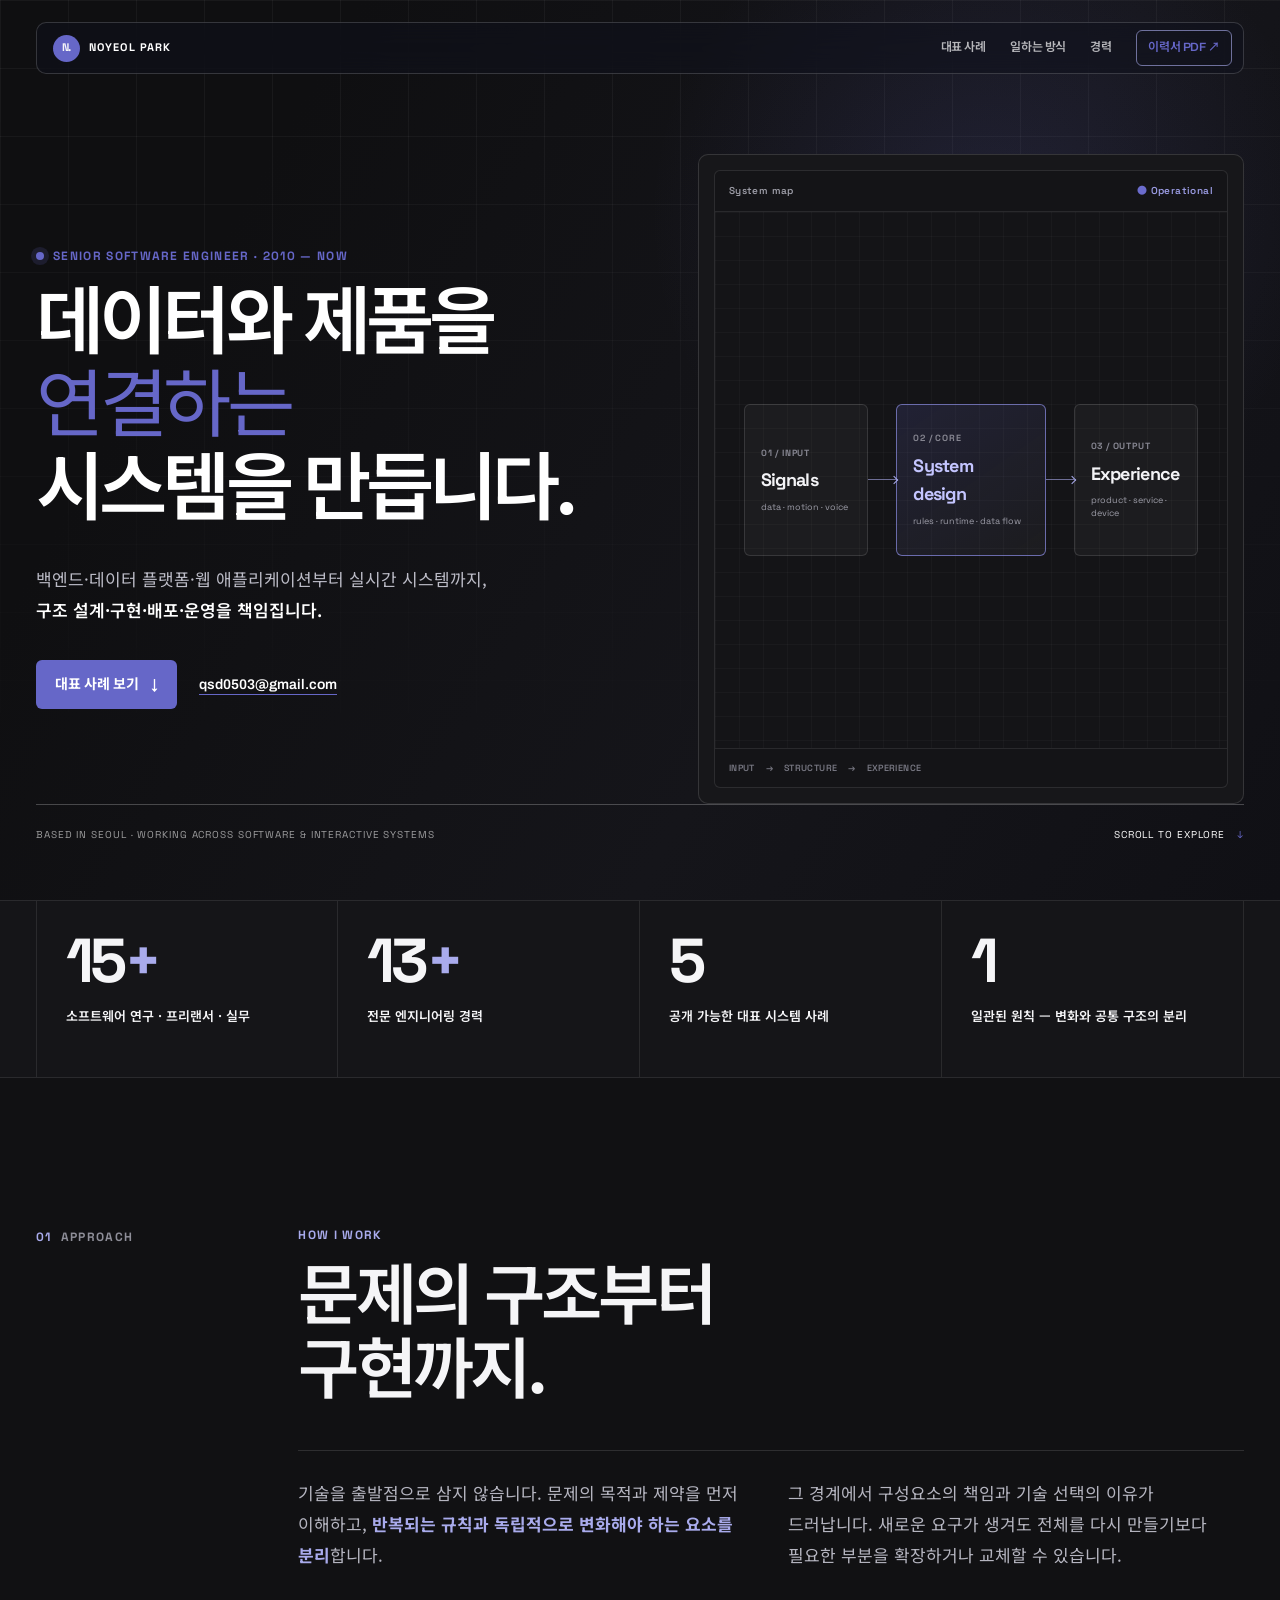
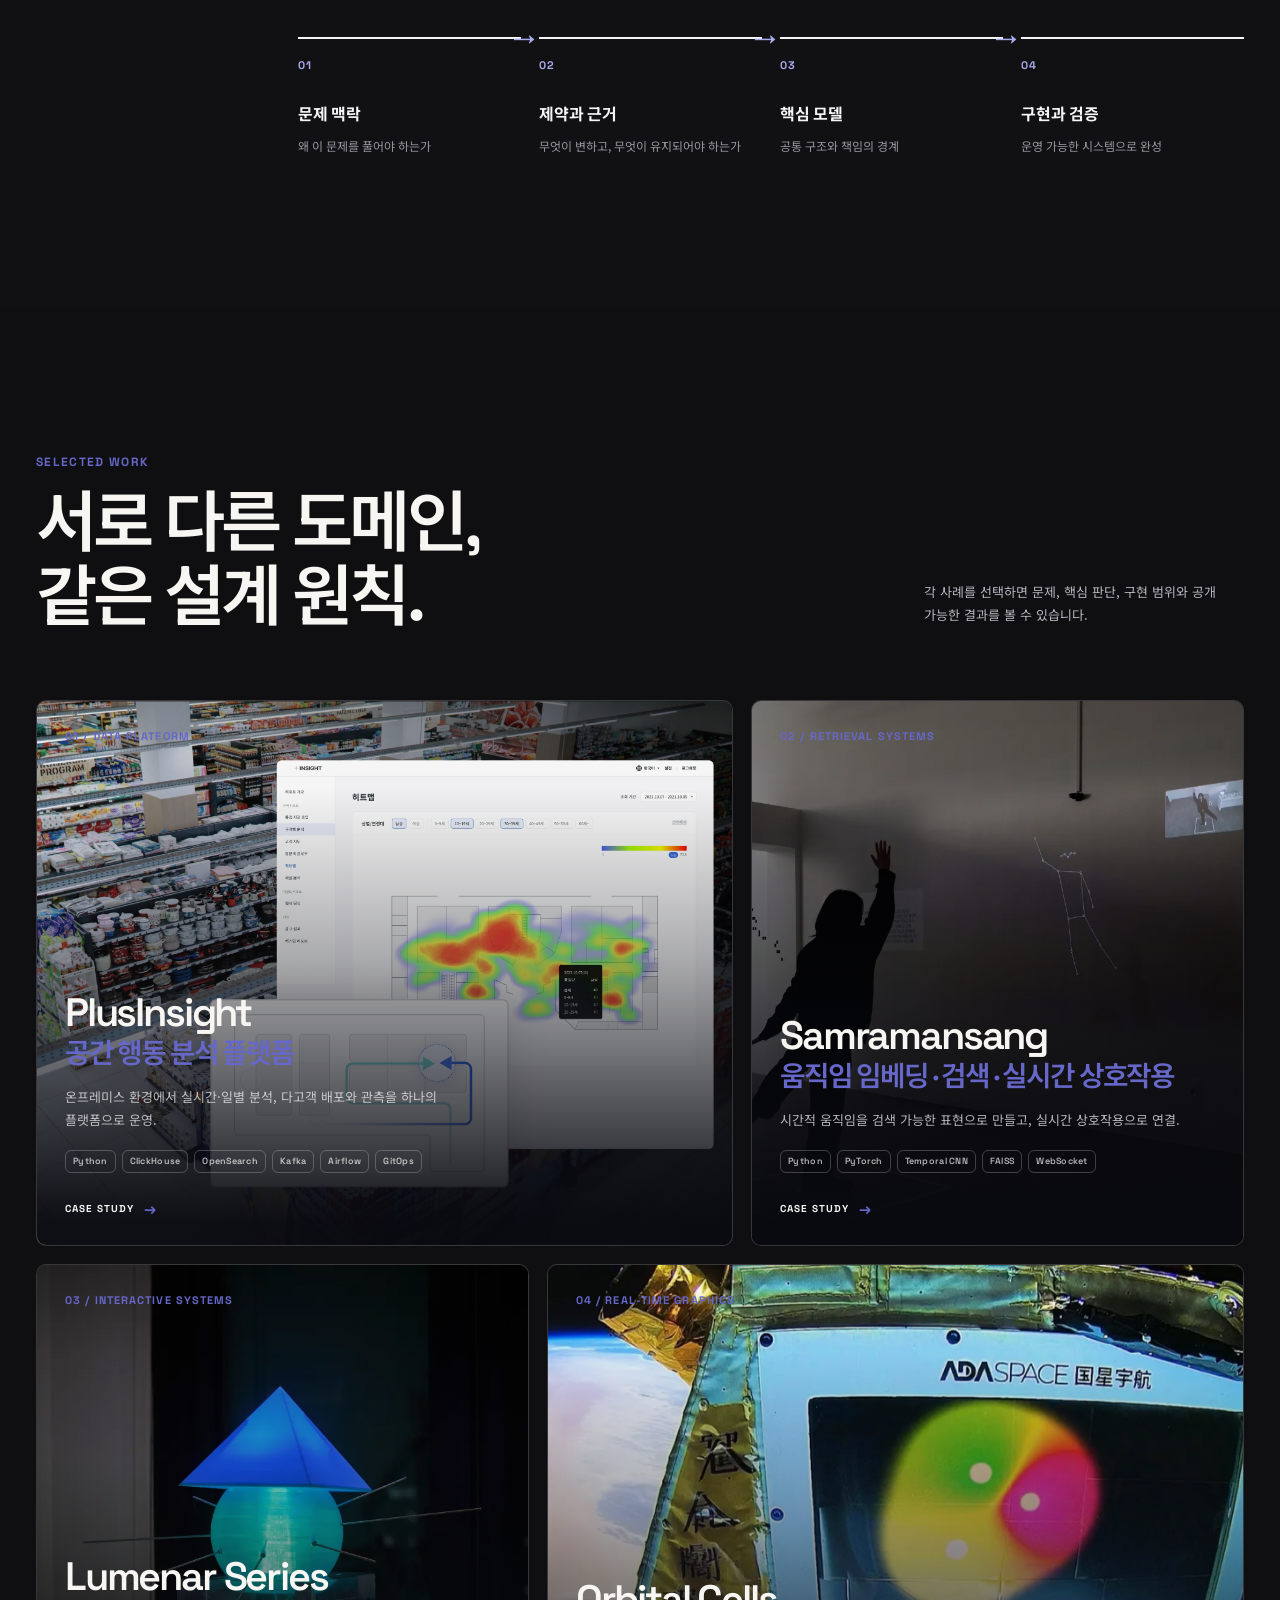
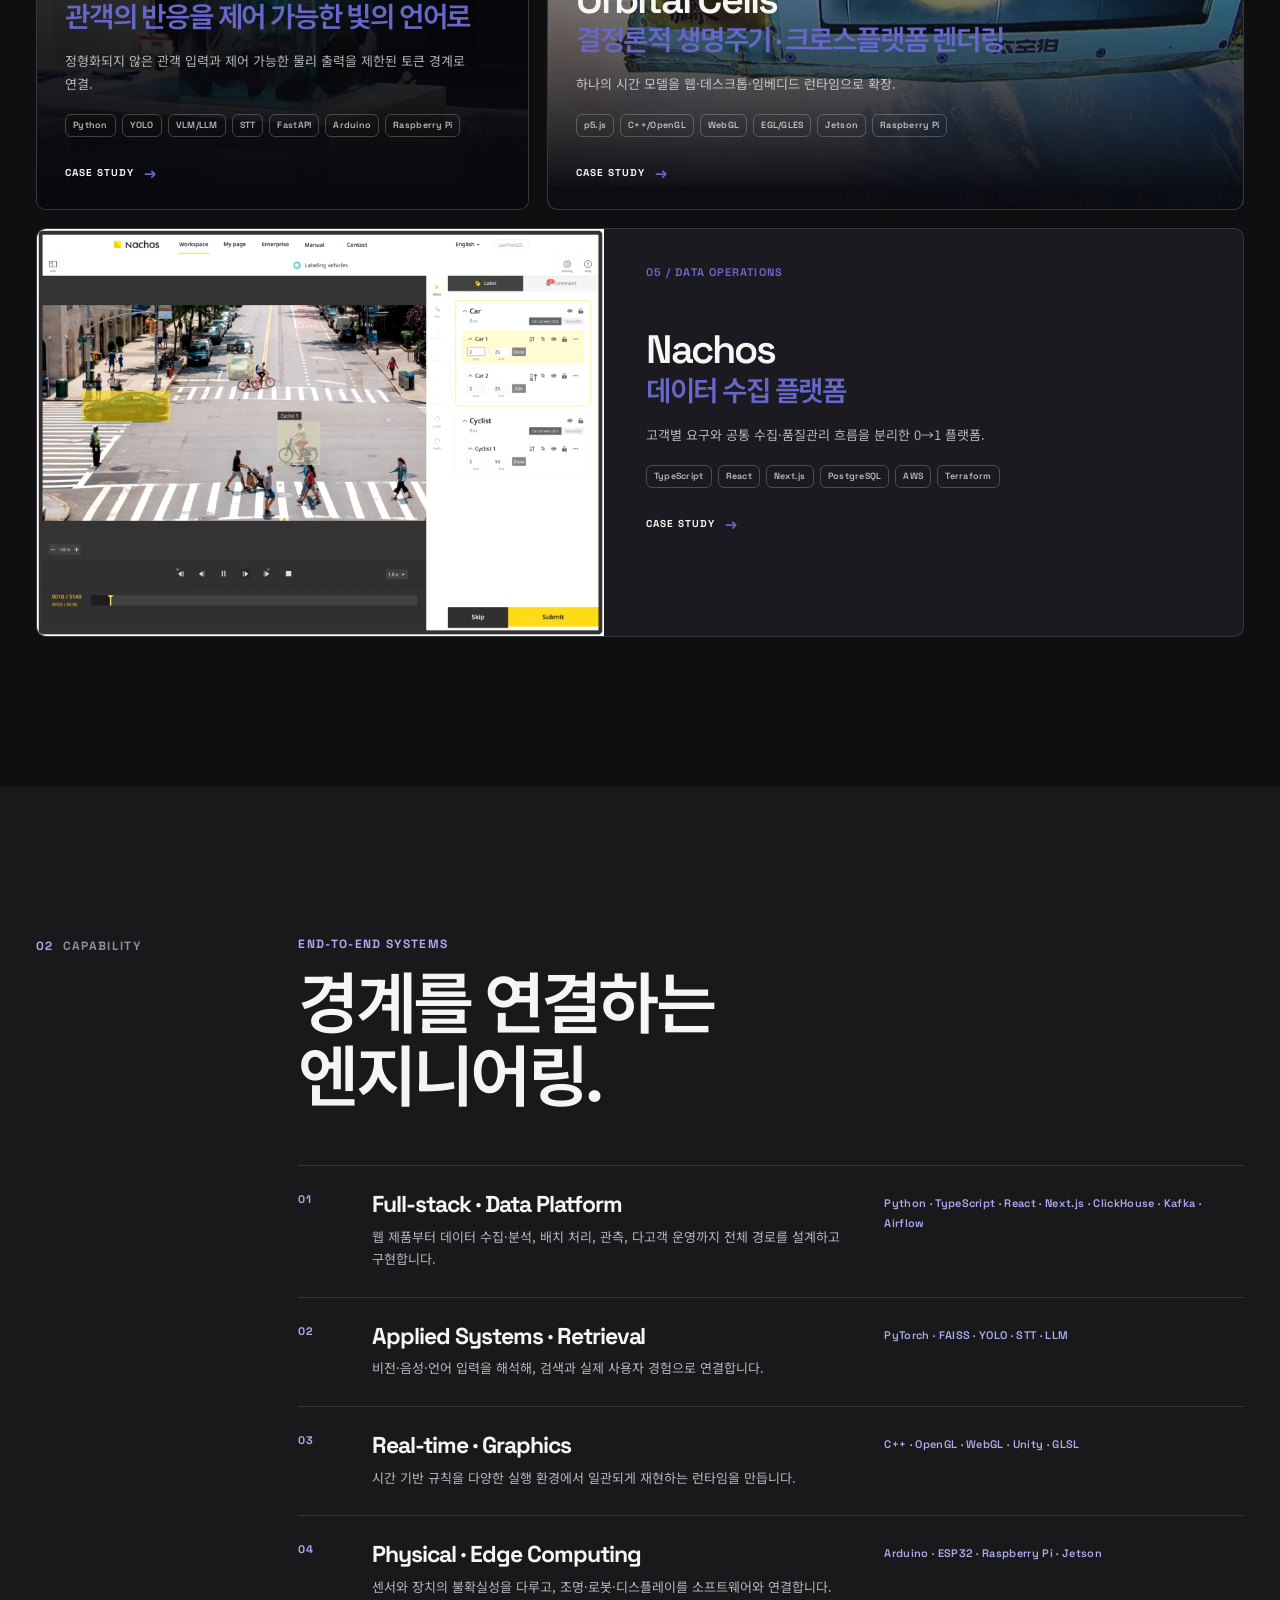
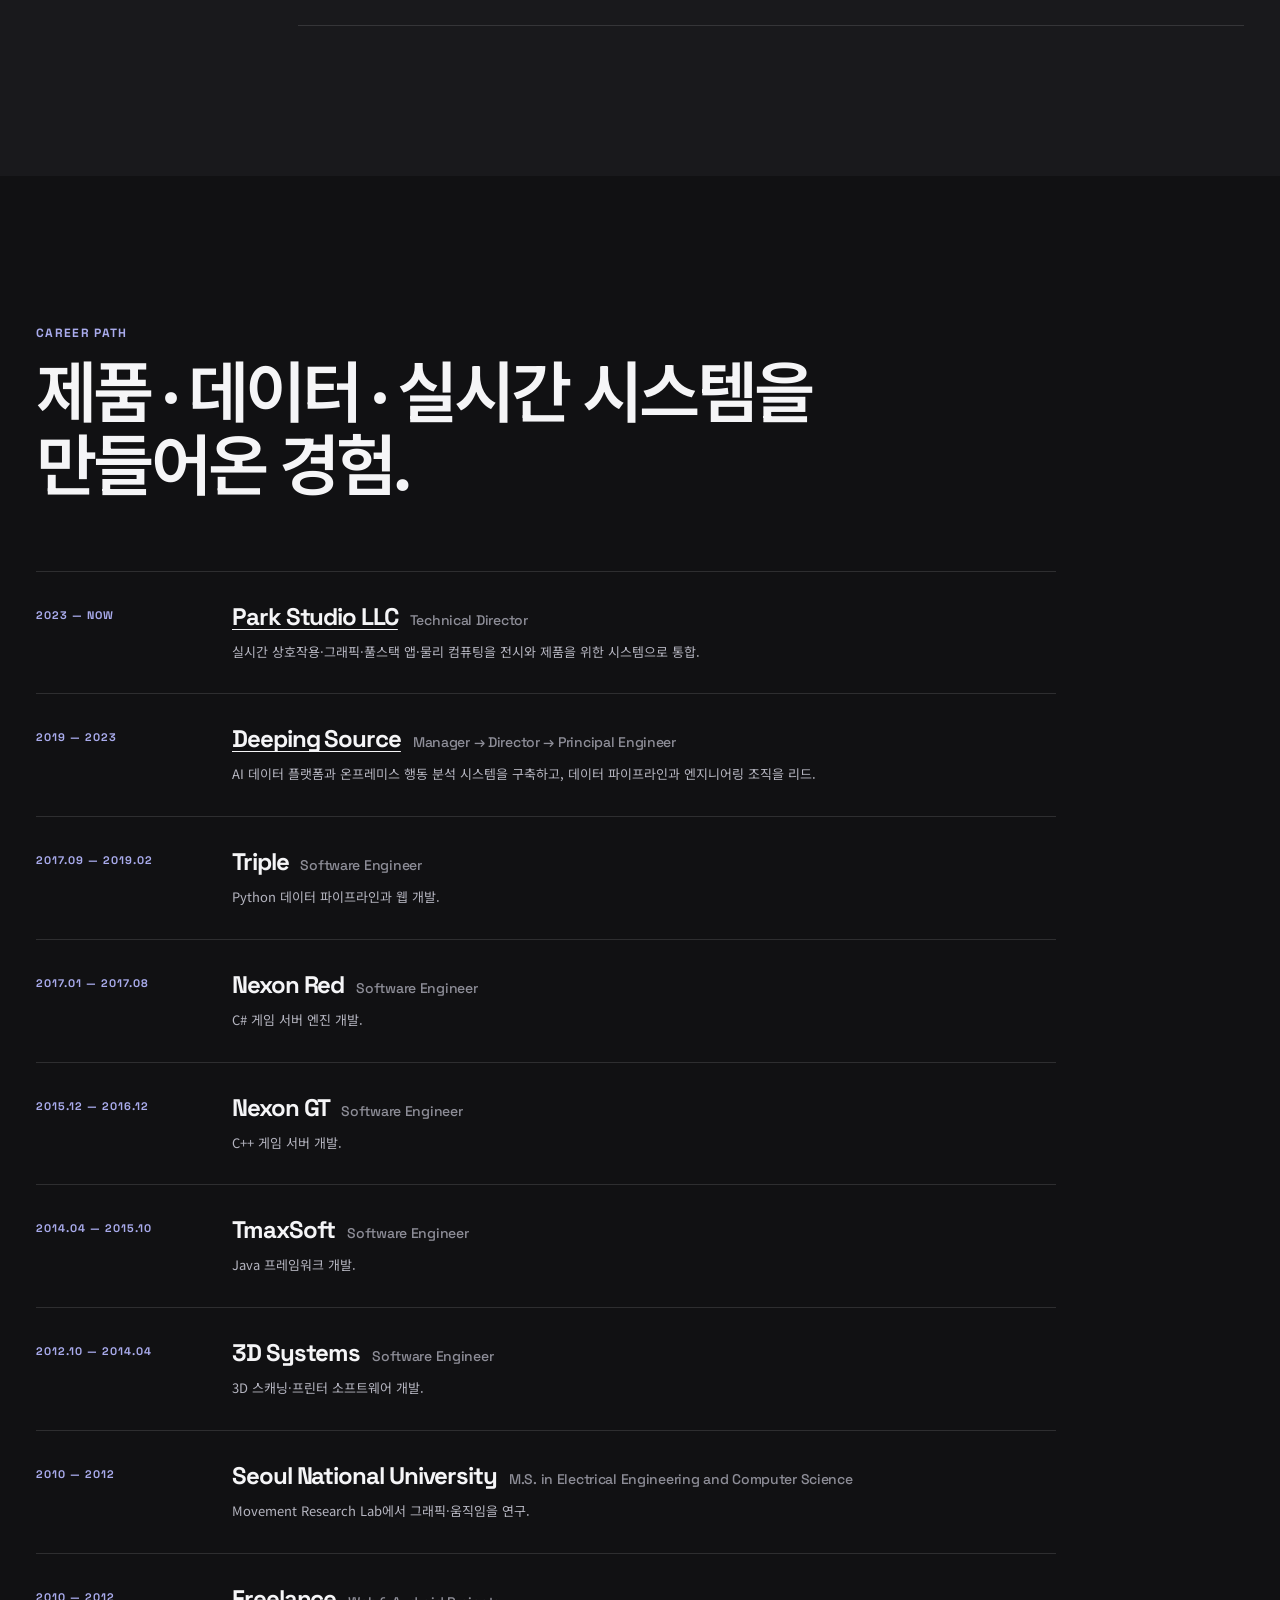
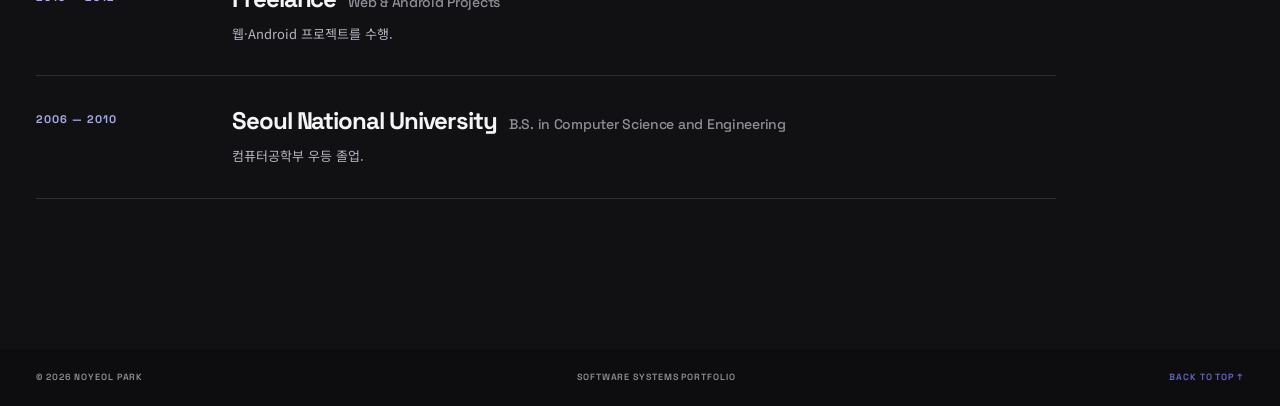
<file: index.html>
<!doctype html>
<html lang="ko">
  <head>
    <meta charset="UTF-8" />
    <meta name="viewport" content="width=device-width, initial-scale=1.0" />
    <meta
      name="description"
      content="박노열 — Backend, Data Systems와 실시간 인터랙티브 시스템을 설계하는 Senior Software Engineer 포트폴리오"
    />
    <link rel="canonical" href="https://pinesau.com/" />
    <meta property="og:type" content="website" />
    <meta property="og:locale" content="ko_KR" />
    <meta property="og:site_name" content="박노열 포트폴리오" />
    <meta property="og:url" content="https://pinesau.com/" />
    <meta property="og:title" content="박노열 — Senior Software Engineer" />
    <meta property="og:description" content="Backend, Data Systems와 실시간 인터랙티브 시스템을 설계하는 Senior Software Engineer 포트폴리오" />
    <meta property="og:image" content="https://pinesau.com/assets/images/og/portfolio-system-map.png" />
    <meta property="og:image:width" content="1200" />
    <meta property="og:image:height" content="630" />
    <meta property="og:image:alt" content="박노열 Senior Software Engineer 포트폴리오" />
    <meta name="twitter:card" content="summary_large_image" />
    <meta name="twitter:title" content="박노열 — Senior Software Engineer" />
    <meta name="twitter:description" content="Backend, Data Systems와 실시간 인터랙티브 시스템을 설계하는 Senior Software Engineer 포트폴리오" />
    <meta name="twitter:image" content="https://pinesau.com/assets/images/og/portfolio-system-map.png" />
    <meta name="twitter:image:alt" content="박노열 Senior Software Engineer 포트폴리오" />
    <title>박노열 — Senior Software Engineer</title>
    <link rel="icon" type="image/svg+xml" href="favicon.svg" />
    <link rel="preconnect" href="https://fonts.googleapis.com" />
    <link rel="preconnect" href="https://fonts.gstatic.com" crossorigin />
    <link
      href="https://fonts.googleapis.com/css2?family=Archivo:wght@400;500;600;700&family=Space+Grotesk:wght@400;500;600;700&family=Noto+Sans+KR:wght@400;500;600;700&display=swap"
      rel="stylesheet"
    />
    <link rel="stylesheet" href="styles.css" />
    <script src="script.js" defer></script>
  </head>
  <body>
    <a class="skip-link" href="#main">본문으로 건너뛰기</a>

    <header class="site-header" data-header>
      <div class="shell nav-wrap">
        <a class="brand" href="#top" aria-label="박노열 포트폴리오 처음으로">
          <span class="brand-mark" aria-hidden="true">N.</span>
          <span class="brand-name">NOYEOL PARK</span>
        </a>
        <button class="menu-button" type="button" aria-expanded="false" aria-controls="site-nav" data-menu-button>
          <span class="sr-only" data-menu-label>메뉴 열기</span>
          <svg viewBox="0 0 24 24" aria-hidden="true"><path d="M3 7h18M3 12h18M3 17h18" /></svg>
        </button>
        <nav class="site-nav" id="site-nav" aria-label="주 메뉴" data-menu>
          <a href="#work">대표 사례</a>
          <a href="#approach">일하는 방식</a>
          <a href="#career">경력</a>
          <a class="nav-resume" href="Noyeol_Resume.pdf" target="_blank" rel="noreferrer">이력서 PDF <span aria-hidden="true">↗</span></a>
        </nav>
      </div>
    </header>

    <main id="main">
      <section class="hero section" id="top">
        <div class="hero-grid shell">
          <div class="hero-copy reveal">
            <p class="eyebrow"><span class="status-dot" aria-hidden="true"></span> SENIOR SOFTWARE ENGINEER · 2010 — NOW</p>
            <h1><span class="hero-title-line">데이터와 제품을</span><span><em>연결하는</em><br />시스템을 만듭니다.</span></h1>
            <p class="hero-lede">
              백엔드·데이터 플랫폼·웹 애플리케이션부터 실시간 시스템까지,<br />
              <strong>구조 설계·구현·배포·운영을 책임집니다.</strong>
            </p>
            <div class="hero-actions">
              <a class="button button-primary" href="#work">대표 사례 보기 <span aria-hidden="true">↓</span></a>
              <a class="text-link" href="mailto:qsd0503@gmail.com">qsd0503@gmail.com</a>
            </div>
          </div>
          <div class="hero-art reveal" aria-label="시스템의 입력과 출력이 연결되는 구조 다이어그램" role="img">
            <div class="system-map">
              <div class="system-map-bar"><span>System map</span><span class="map-status">● Operational</span></div>
              <div class="system-map-body">
                <div class="map-node"><small>01 / INPUT</small><strong>Signals</strong><span>data · motion · voice</span></div>
                <div class="map-link" aria-hidden="true"></div>
                <div class="map-node map-node--core"><small>02 / CORE</small><strong>System design</strong><span>rules · runtime · data flow</span></div>
                <div class="map-link" aria-hidden="true"></div>
                <div class="map-node"><small>03 / OUTPUT</small><strong>Experience</strong><span>product · service · device</span></div>
              </div>
              <div class="system-map-footer"><span>INPUT</span><span>→</span><span>STRUCTURE</span><span>→</span><span>EXPERIENCE</span></div>
            </div>
          </div>
        </div>
        <div class="shell hero-foot reveal">
          <p>BASED IN SEOUL · WORKING ACROSS SOFTWARE &amp; INTERACTIVE SYSTEMS</p>
          <a href="#approach" class="scroll-cue">SCROLL TO EXPLORE <span aria-hidden="true">↓</span></a>
        </div>
      </section>

      <section class="proof-strip" aria-label="핵심 경력 요약">
        <div class="shell proof-grid">
          <div class="proof-item reveal"><strong>15<span>+</span></strong><p>소프트웨어 연구 · 프리랜서 · 실무</p></div>
          <div class="proof-item reveal"><strong>13<span>+</span></strong><p>전문 엔지니어링 경력</p></div>
          <div class="proof-item reveal"><strong>5</strong><p>공개 가능한 대표 시스템 사례</p></div>
          <div class="proof-item reveal"><strong>1</strong><p>일관된 원칙 — 변화와 공통 구조의 분리</p></div>
        </div>
      </section>

      <section class="section approach" id="approach">
        <div class="shell section-grid">
          <div class="section-kicker reveal"><span>01</span><p>APPROACH</p></div>
          <div class="approach-content">
            <p class="section-overline reveal">HOW I WORK</p>
            <h2 class="reveal">문제의 구조부터<br />구현까지.</h2>
            <div class="approach-statement reveal">
              <p>
                기술을 출발점으로 삼지 않습니다. 문제의 목적과 제약을 먼저 이해하고,
                <strong>반복되는 규칙과 독립적으로 변화해야 하는 요소를 분리</strong>합니다.
              </p>
              <p>
                그 경계에서 구성요소의 책임과 기술 선택의 이유가 드러납니다. 새로운 요구가 생겨도
                전체를 다시 만들기보다 필요한 부분을 확장하거나 교체할 수 있습니다.
              </p>
            </div>
            <ol class="reasoning-path reveal" aria-label="문제를 시스템으로 만드는 과정">
              <li><span>01</span><strong>문제 맥락</strong><small>왜 이 문제를 풀어야 하는가</small></li>
              <li><span>02</span><strong>제약과 근거</strong><small>무엇이 변하고, 무엇이 유지되어야 하는가</small></li>
              <li><span>03</span><strong>핵심 모델</strong><small>공통 구조와 책임의 경계</small></li>
              <li><span>04</span><strong>구현과 검증</strong><small>운영 가능한 시스템으로 완성</small></li>
            </ol>
          </div>
        </div>
      </section>

      <section class="section work" id="work">
        <div class="shell">
          <div class="section-heading reveal">
            <div>
              <p class="section-overline">SELECTED WORK</p>
              <h2>서로 다른 도메인,<br />같은 설계 원칙.</h2>
            </div>
            <p class="heading-note">각 사례를 선택하면 문제, 핵심 판단, 구현 범위와 공개 가능한 결과를 볼 수 있습니다.</p>
          </div>

          <div class="project-grid">
            <a class="project-card project-card--wide reveal" href="case-studies/plusinsight.html">
              <span class="project-image"><img src="assets/images/plusinsight/store-insight.webp" alt="PlusInsight 공간 행동 분석 대시보드 화면" width="2450" height="1795" loading="lazy" decoding="async" /></span>
              <span class="project-body">
                <span class="project-number">01 / DATA PLATFORM</span>
                <span class="project-title">PlusInsight<br /><em>공간 행동 분석 플랫폼</em></span>
                <span class="project-summary">온프레미스 환경에서 실시간·일별 분석, 다고객 배포와 관측을 하나의 플랫폼으로 운영.</span>
                <span class="project-tags"><i>Python</i><i>ClickHouse</i><i>OpenSearch</i><i>Kafka</i><i>Airflow</i><i>GitOps</i></span>
                <span class="project-cta">CASE STUDY <b aria-hidden="true">→</b></span>
              </span>
            </a>

            <a class="project-card project-card--image-dark reveal" href="case-studies/samramansang.html">
              <span class="project-image"><img src="assets/images/samramansang/card.webp" alt="Samramansang 전시에서 관객의 움직임과 포즈가 연결된 화면" width="1600" height="901" loading="lazy" decoding="async" /></span>
              <span class="project-body">
                <span class="project-number">02 / RETRIEVAL SYSTEMS</span>
                <span class="project-title">Samramansang<br /><em>움직임 임베딩 · 검색 · 실시간 상호작용</em></span>
                <span class="project-summary">시간적 움직임을 검색 가능한 표현으로 만들고, 실시간 상호작용으로 연결.</span>
                <span class="project-tags"><i>Python</i><i>PyTorch</i><i>Temporal CNN</i><i>FAISS</i><i>WebSocket</i></span>
                <span class="project-cta">CASE STUDY <b aria-hidden="true">→</b></span>
              </span>
            </a>

            <a class="project-card project-card--image-bright reveal" href="case-studies/lumenar.html">
              <span class="project-image"><img src="assets/images/lumemaru/card.webp" alt="Lumemaru 인터랙티브 조명 설치물" width="1600" height="839" loading="lazy" decoding="async" /></span>
              <span class="project-body">
                <span class="project-number">03 / INTERACTIVE SYSTEMS</span>
                <span class="project-title">Lumenar Series<br /><em>관객의 반응을 제어 가능한 빛의 언어로</em></span>
                <span class="project-summary">정형화되지 않은 관객 입력과 제어 가능한 물리 출력을 제한된 토큰 경계로 연결.</span>
                <span class="project-tags"><i>Python</i><i>YOLO</i><i>VLM/LLM</i><i>STT</i><i>FastAPI</i><i>Arduino</i><i>Raspberry Pi</i></span>
                <span class="project-cta">CASE STUDY <b aria-hidden="true">→</b></span>
              </span>
            </a>

            <a class="project-card project-card--orbital reveal" href="case-studies/orbital-cells.html">
              <span class="project-image"><img src="assets/images/orbital_cells/orbital-cells-in-orbit.jpg" alt="Orbital Cells 작품이 위성에서 렌더링된 장면" width="1100" height="618" loading="lazy" decoding="async" /></span>
              <span class="project-body">
                <span class="project-number">04 / REAL-TIME GRAPHICS</span>
                <span class="project-title">Orbital Cells<br /><em>결정론적 생명주기 · 크로스플랫폼 렌더링</em></span>
                <span class="project-summary">하나의 시간 모델을 웹·데스크톱·임베디드 런타임으로 확장.</span>
                <span class="project-tags"><i>p5.js</i><i>C++/OpenGL</i><i>WebGL</i><i>EGL/GLES</i><i>Jetson</i><i>Raspberry Pi</i></span>
                <span class="project-cta">CASE STUDY <b aria-hidden="true">→</b></span>
              </span>
            </a>

            <a class="project-card project-card--nachos reveal" href="case-studies/nachos.html">
              <span class="nachos-visual" aria-hidden="true">
                <img src="assets/images/nachos/card.webp" alt="" width="1600" height="1148" loading="lazy" decoding="async" />
              </span>
              <span class="project-body">
                <span class="project-number">05 / DATA OPERATIONS</span>
                <span class="project-title">Nachos<br /><em>데이터 수집 플랫폼</em></span>
                <span class="project-summary">고객별 요구와 공통 수집·품질관리 흐름을 분리한 0→1 플랫폼.</span>
                <span class="project-tags"><i>TypeScript</i><i>React</i><i>Next.js</i><i>PostgreSQL</i><i>AWS</i><i>Terraform</i></span>
                <span class="project-cta">CASE STUDY <b aria-hidden="true">→</b></span>
              </span>
            </a>
          </div>
        </div>
      </section>

      <section class="section capability" id="capability">
        <div class="shell section-grid">
          <div class="section-kicker reveal"><span>02</span><p>CAPABILITY</p></div>
          <div>
            <div class="section-heading section-heading--compact reveal">
              <div><p class="section-overline">END-TO-END SYSTEMS</p><h2>경계를 연결하는<br />엔지니어링.</h2></div>
            </div>
            <div class="capability-list">
              <article class="capability-row reveal"><span>01</span><div><h3>Full-stack · Data Platform</h3><p>웹 제품부터 데이터 수집·분석, 배치 처리, 관측, 다고객 운영까지 전체 경로를 설계하고 구현합니다.</p></div><p class="tech-list">Python · TypeScript · React · Next.js · ClickHouse · Kafka · Airflow</p></article>
              <article class="capability-row reveal"><span>02</span><div><h3>Applied Systems · Retrieval</h3><p>비전·음성·언어 입력을 해석해, 검색과 실제 사용자 경험으로 연결합니다.</p></div><p class="tech-list">PyTorch · FAISS · YOLO · STT · LLM</p></article>
              <article class="capability-row reveal"><span>03</span><div><h3>Real-time · Graphics</h3><p>시간 기반 규칙을 다양한 실행 환경에서 일관되게 재현하는 런타임을 만듭니다.</p></div><p class="tech-list">C++ · OpenGL · WebGL · Unity · GLSL</p></article>
              <article class="capability-row reveal"><span>04</span><div><h3>Physical · Edge Computing</h3><p>센서와 장치의 불확실성을 다루고, 조명·로봇·디스플레이를 소프트웨어와 연결합니다.</p></div><p class="tech-list">Arduino · ESP32 · Raspberry Pi · Jetson</p></article>
            </div>
          </div>
        </div>
      </section>

      <section class="section career" id="career">
        <div class="shell">
          <div class="section-heading reveal">
            <div><p class="section-overline">CAREER PATH</p><h2>제품 · 데이터 · 실시간 시스템을<br />만들어온 경험.</h2></div>
          </div>
          <ol class="timeline">
            <li class="reveal"><p class="timeline-date">2023 — NOW</p><div><h3><a class="company-link" href="https://parkstudio.space" target="_blank" rel="noreferrer">Park Studio LLC</a> <span>Technical Director</span></h3><p>실시간 상호작용·그래픽·풀스택 앱·물리 컴퓨팅을 전시와 제품을 위한 시스템으로 통합.</p></div></li>
            <li class="reveal"><p class="timeline-date">2019 — 2023</p><div><h3><a class="company-link" href="https://www.deepingsource.io/" target="_blank" rel="noreferrer">Deeping Source</a> <span>Manager → Director → Principal Engineer</span></h3><p>AI 데이터 플랫폼과 온프레미스 행동 분석 시스템을 구축하고, 데이터 파이프라인과 엔지니어링 조직을 리드.</p></div></li>
            <li class="reveal"><p class="timeline-date">2017.09 — 2019.02</p><div><h3>Triple <span>Software Engineer</span></h3><p>Python 데이터 파이프라인과 웹 개발.</p></div></li>
            <li class="reveal"><p class="timeline-date">2017.01 — 2017.08</p><div><h3>Nexon Red <span>Software Engineer</span></h3><p>C# 게임 서버 엔진 개발.</p></div></li>
            <li class="reveal"><p class="timeline-date">2015.12 — 2016.12</p><div><h3>Nexon GT <span>Software Engineer</span></h3><p>C++ 게임 서버 개발.</p></div></li>
            <li class="reveal"><p class="timeline-date">2014.04 — 2015.10</p><div><h3>TmaxSoft <span>Software Engineer</span></h3><p>Java 프레임워크 개발.</p></div></li>
            <li class="reveal"><p class="timeline-date">2012.10 — 2014.04</p><div><h3>3D Systems <span>Software Engineer</span></h3><p>3D 스캐닝·프린터 소프트웨어 개발.</p></div></li>
            <li class="reveal"><p class="timeline-date">2010 — 2012</p><div><h3>Seoul National University <span>M.S. in Electrical Engineering and Computer Science</span></h3><p>Movement Research Lab에서 그래픽·움직임을 연구.</p></div></li>
            <li class="reveal"><p class="timeline-date">2010 — 2012</p><div><h3>Freelance <span>Web &amp; Android Projects</span></h3><p>웹·Android 프로젝트를 수행.</p></div></li>
            <li class="reveal"><p class="timeline-date">2006 — 2010</p><div><h3>Seoul National University <span>B.S. in Computer Science and Engineering</span></h3><p>컴퓨터공학부 우등 졸업.</p></div></li>
          </ol>
        </div>
      </section>

    </main>

    <footer class="site-footer">
      <div class="shell"><p>© <span data-year></span> NOYEOL PARK</p><p>SOFTWARE SYSTEMS PORTFOLIO</p><a href="#top">BACK TO TOP ↑</a></div>
    </footer>

  </body>
</html>
</file>
<file: styles.css>
:root {
  --ink: #10111d;
  --ink-soft: #282b3a;
  --paper: #f3f1ec;
  --paper-deep: #e8e5de;
  --acid: #d7fb44;
  --acid-deep: #b4dc1a;
  --blue: #1734cd;
  --orange: #f06e3d;
  --line: rgba(16, 17, 29, .17);
  --muted: #686a77;
  --shell: min(1240px, calc(100vw - 72px));
  --display: 'Space Grotesk', 'Noto Sans KR', sans-serif;
  --body: 'Archivo', 'Noto Sans KR', sans-serif;
}

* { box-sizing: border-box; }
html { scroll-behavior: smooth; scroll-padding-top: 78px; }
body { margin: 0; background: var(--paper); color: var(--ink); font-family: var(--body); font-size: 16px; line-height: 1.6; overflow-x: hidden; }
button, a { font: inherit; }
button { border: 0; }
a { color: inherit; }
em { font-style: normal; }
img { display: block; max-width: 100%; }
.company-link { text-decoration-thickness: 1px; text-decoration-color: currentColor; text-underline-offset: .18em; }
.company-link:hover, .company-link:focus-visible { color: var(--blue); }
::selection { background: var(--acid); color: var(--ink); }

.shell { width: var(--shell); margin-inline: auto; }
.section { padding: 150px 0; }
.skip-link { position: fixed; left: 12px; top: -100px; z-index: 200; padding: 10px 14px; background: var(--acid); color: var(--ink); font-weight: 700; text-decoration: none; }
.skip-link:focus { top: 12px; }
.sr-only { clip: rect(0 0 0 0); clip-path: inset(50%); height: 1px; overflow: hidden; position: absolute; white-space: nowrap; width: 1px; }

.site-header { position: fixed; inset: 0 0 auto; z-index: 50; padding-top: 22px; transition: padding .25s ease; }
.site-header::before { content: ''; position: absolute; inset: 0 0 auto; height: 100%; background: linear-gradient(to bottom, rgba(16,17,29,.66), transparent); opacity: 0; transition: opacity .25s ease; pointer-events: none; }
.site-header.is-scrolled { padding-top: 10px; }
.site-header.is-scrolled::before { opacity: 1; height: 90px; }
.nav-wrap { position: relative; display: flex; align-items: center; justify-content: space-between; min-height: 52px; border: 1px solid rgba(255,255,255,.16); border-radius: 4px; padding: 0 12px 0 17px; color: #fff; background: rgba(16,17,29,.55); backdrop-filter: blur(14px); }
.brand { display: flex; align-items: center; gap: 10px; text-decoration: none; font-family: var(--display); letter-spacing: .08em; font-size: 12px; font-weight: 700; }
.brand-mark { display: grid; place-items: center; width: 26px; height: 26px; background: var(--acid); color: var(--ink); border-radius: 50%; letter-spacing: -.08em; }
.site-nav { display: flex; align-items: center; gap: 26px; }
.site-nav a { color: rgba(255,255,255,.78); font-size: 13px; font-weight: 600; text-decoration: none; transition: color .2s ease; }
.site-nav a:hover, .site-nav a:focus-visible { color: var(--acid); }
.site-nav .nav-resume { padding: 7px 11px; border: 1px solid rgba(215,251,68,.6); border-radius: 2px; color: var(--acid); }
.menu-button { display: none; background: transparent; color: white; width: 44px; height: 44px; padding: 10px; cursor: pointer; }
.menu-button svg { width: 100%; height: 100%; fill: none; stroke: currentColor; stroke-width: 1.8; stroke-linecap: round; }

.hero { position: relative; min-height: 100svh; padding: 154px 0 44px; color: #fff; overflow: hidden; background: #10111d; }
.hero::before { content: ''; position: absolute; inset: 0; pointer-events: none; background: radial-gradient(circle at 69% 32%, rgba(69,88,255,.28), transparent 26%), radial-gradient(circle at 36% 78%, rgba(215,251,68,.11), transparent 22%), linear-gradient(115deg, #12131f 12%, #16192d 65%, #090a10); }
.hero::after { content: ''; position: absolute; inset: 0; background-image: linear-gradient(rgba(255,255,255,.045) 1px, transparent 1px), linear-gradient(90deg, rgba(255,255,255,.045) 1px, transparent 1px); background-size: 68px 68px; mask-image: linear-gradient(to bottom, #000 10%, transparent 90%); pointer-events: none; }
.hero-grid { position: relative; z-index: 1; display: grid; grid-template-columns: 1.06fr .94fr; align-items: center; gap: 46px; min-height: calc(100svh - 250px); }
.eyebrow, .section-overline, .case-index { margin: 0 0 18px; font-family: var(--display); font-size: 12px; font-weight: 700; line-height: 1.2; letter-spacing: .13em; }
.eyebrow { color: var(--acid); display: flex; align-items: center; gap: 9px; }
.status-dot { display: inline-block; width: 8px; height: 8px; border-radius: 50%; background: var(--acid); box-shadow: 0 0 0 6px rgba(215,251,68,.12); }
.hero h1 { max-width: 700px; margin: 0; font-family: var(--display); font-size: clamp(54px, 5.8vw, 88px); line-height: 1.14; letter-spacing: -.075em; font-weight: 600; word-break: keep-all; }
.hero-title-line { display: block; }
h1 em, h2 em { font-family: Georgia, 'Noto Serif KR', serif; font-weight: 400; letter-spacing: -.06em; }
.hero h1 em { color: var(--acid); font-family: inherit; font-style: normal; }
.hero-lede { max-width: 570px; margin: 34px 0; color: rgba(255,255,255,.74); font-family: 'Noto Sans KR', sans-serif; font-size: 18px; line-height: 1.85; word-break: keep-all; }
.hero-lede strong { color: white; font-weight: 600; }
.hero-actions { display: flex; align-items: center; flex-wrap: wrap; gap: 22px; }
.button { display: inline-flex; align-items: center; justify-content: center; min-height: 49px; padding: 0 19px; text-decoration: none; font-weight: 700; font-size: 14px; transition: transform .2s ease, background .2s ease; }
.button-primary { color: var(--ink); background: var(--acid); }
.button-primary:hover { background: #ecff92; transform: translateY(-2px); }
.button span, .text-link span { margin-left: 12px; }
.text-link { color: white; text-underline-offset: 5px; text-decoration-color: var(--acid); font-size: 14px; font-weight: 600; }
.text-link:hover { color: var(--acid); }

.hero-art { position: relative; align-self: stretch; min-height: 490px; border: 1px solid rgba(255,255,255,.17); overflow: hidden; isolation: isolate; background: linear-gradient(145deg, rgba(255,255,255,.035), rgba(255,255,255,0)); }
.hero-art::before { content: ''; position: absolute; inset: 12%; border: 1px solid rgba(215,251,68,.3); border-radius: 50%; transform: scaleY(.54); }
.hero-art::after { content: ''; position: absolute; width: 72%; height: 72%; left: 14%; top: 14%; border: 1px dashed rgba(255,255,255,.25); border-radius: 50%; transform: scaleY(.54) rotate(24deg); }
.orb { position: absolute; z-index: 2; border-radius: 50%; mix-blend-mode: screen; }
.orb-one { width: 220px; height: 220px; left: 28%; top: 28%; background: radial-gradient(circle at 36% 32%, #d7fb44, #375bcf 38%, #122160 70%, transparent 73%); box-shadow: 0 0 80px #2746c9; animation: float 8s ease-in-out infinite; }
.orb-two { width: 107px; height: 107px; right: 15%; top: 20%; background: radial-gradient(circle at 30% 27%, #f6e4c9, #f16c43 40%, #572064 73%, transparent 76%); box-shadow: 0 0 54px #ee704a; animation: float 6.5s ease-in-out -2.2s infinite; }
.orb-three { width: 66px; height: 66px; left: 12%; bottom: 20%; background: radial-gradient(circle at 35% 30%, #fff, #aeb6ff 38%, #2346b4 72%, transparent 75%); box-shadow: 0 0 34px #5a6cfb; animation: float 7s ease-in-out -4s infinite; }
.signal { position: absolute; z-index: 1; height: 1px; transform-origin: left; background: linear-gradient(90deg, transparent, var(--acid), transparent); opacity: .7; }
.signal-one { width: 67%; left: 12%; top: 52%; transform: rotate(-29deg); }
.signal-two { width: 52%; left: 42%; top: 70%; transform: rotate(-119deg); }
.hero-label { position: absolute; z-index: 4; color: rgba(255,255,255,.6); font-family: var(--display); font-size: 10px; line-height: 1.5; letter-spacing: .09em; }
.hero-label b { color: var(--acid); font-weight: 600; }
.label-input { top: 11%; left: 8%; }.label-core { left: 40%; bottom: 13%; }.label-output { right: 5%; top: 54%; text-align: right; }
.art-caption { position: absolute; bottom: 16px; left: 18px; z-index: 4; margin: 0; color: rgba(255,255,255,.45); font-family: var(--display); font-size: 9px; letter-spacing: .11em; }
.hero-foot { position: relative; z-index: 1; display: flex; align-items: center; justify-content: space-between; padding-top: 22px; border-top: 1px solid rgba(255,255,255,.23); color: rgba(255,255,255,.58); font-family: var(--display); font-size: 10px; letter-spacing: .09em; }
.hero-foot p { margin: 0; }.scroll-cue { color: white; text-decoration: none; }.scroll-cue span { color: var(--acid); margin-left: 8px; }

.proof-strip { background: var(--acid); color: var(--ink); }
.proof-grid { display: grid; grid-template-columns: repeat(4, 1fr); }
.proof-item { min-height: 176px; padding: 29px 29px 24px; border-right: 1px solid rgba(16,17,29,.35); }.proof-item:first-child { border-left: 1px solid rgba(16,17,29,.35); }
.proof-item strong { display: block; font-family: var(--display); font-size: 62px; line-height: 1; letter-spacing: -.06em; }.proof-item strong span { color: var(--blue); }.proof-item p { max-width: 175px; margin: 14px 0 0; font-family: 'Noto Sans KR', sans-serif; font-size: 13px; line-height: 1.6; font-weight: 600; word-break: keep-all; }.proof-item:first-child p, .proof-item:nth-child(4) p { max-width: none; white-space: nowrap; }

.section-grid { display: grid; grid-template-columns: 160px 1fr; gap: clamp(48px, 8vw, 154px); }
.section-kicker { display: flex; gap: 9px; align-items: baseline; color: var(--muted); font-family: var(--display); font-size: 12px; font-weight: 700; letter-spacing: .11em; }.section-kicker span { color: var(--blue); }.section-kicker p { margin: 0; }
.section-overline { color: var(--blue); }.approach h2, .section-heading h2, .contact h2 { margin: 0; font-family: var(--display); font-size: clamp(42px, 5.2vw, 74px); font-weight: 600; letter-spacing: -.065em; line-height: 1.04; word-break: keep-all; }
.approach-statement { display: grid; grid-template-columns: 1fr 1fr; gap: 34px; max-width: 960px; margin-top: 43px; padding-top: 27px; border-top: 1px solid var(--line); }.approach-statement p { margin: 0; color: var(--ink-soft); font-family: 'Noto Sans KR', sans-serif; font-size: 17px; line-height: 1.82; word-break: keep-all; }.approach-statement strong { color: var(--blue); }
.reasoning-path { display: grid; grid-template-columns: repeat(4, 1fr); gap: 18px; margin: 66px 0 0; padding: 0; list-style: none; }.reasoning-path li { position: relative; padding-top: 18px; border-top: 2px solid var(--ink); }.reasoning-path li::after { content: '→'; position: absolute; right: -14px; top: -17.5px; color: var(--blue); font-size: 22px; }.reasoning-path li:last-child::after { display: none; }.reasoning-path span { display: block; color: var(--blue); font-family: var(--display); font-size: 11px; font-weight: 700; letter-spacing: .08em; }.reasoning-path strong { display: block; margin-top: 28px; font-size: 16px; }.reasoning-path small { display: block; margin-top: 8px; color: var(--muted); font-family: 'Noto Sans KR', sans-serif; font-size: 12px; line-height: 1.6; word-break: keep-all; }

.work { background: var(--ink); color: #f7f6f2; }.section-heading { display: flex; align-items: flex-end; justify-content: space-between; gap: 38px; margin-bottom: 66px; }.work .section-overline { color: var(--acid); }.heading-note { max-width: 320px; margin: 0 0 7px; color: rgba(255,255,255,.58); font-family: 'Noto Sans KR', sans-serif; font-size: 13px; line-height: 1.75; word-break: keep-all; }
.project-grid { display: grid; grid-template-columns: repeat(12, 1fr); gap: 18px; }.project-card { position: relative; display: flex; flex-direction: column; min-height: 546px; overflow: hidden; padding: 0; text-align: left; color: inherit; border: 1px solid rgba(255,255,255,.2); background: #1b1d2c; cursor: pointer; text-decoration: none; transition: transform .25s ease, border-color .25s ease; }.project-card:hover { transform: translateY(-5px); border-color: var(--acid); }.project-card:focus-visible { outline: 3px solid var(--acid); outline-offset: 4px; }.project-card--wide { grid-column: span 7; }.project-card--image-dark { grid-column: span 5; }.project-card--image-bright { grid-column: span 5; }.project-card--orbital { grid-column: span 7; }.project-card--nachos { grid-column: span 12; min-height: 358px; flex-direction: row; background: #1821a0; }
.project-image { position: absolute; inset: 0; }.project-image::after { content: ''; position: absolute; inset: 0; background: linear-gradient(to top, rgba(9,10,16,.97) 4%, rgba(9,10,16,.34) 53%, rgba(9,10,16,.04) 84%); }.project-image img { width: 100%; height: 100%; object-fit: cover; transition: transform .6s cubic-bezier(.2,.8,.2,1); }.project-card:hover .project-image img { transform: scale(1.045); }.project-card--wide .project-image img { object-position: 50% 50%; }.project-card--image-dark .project-image img { object-position: 53% 50%; }.project-card--image-bright .project-image img { object-position: center; }.project-card--orbital .project-image img { object-position: center; }
.project-body { position: relative; z-index: 2; display: flex; flex: 1; flex-direction: column; align-items: flex-start; padding: 27px 28px 26px; }.project-number { color: var(--acid); font-family: var(--display); font-size: 11px; font-weight: 700; letter-spacing: .1em; }.project-title { display: block; margin-top: auto; font-family: var(--display); font-size: clamp(28px, 3.1vw, 45px); font-weight: 600; line-height: 1.01; letter-spacing: -.065em; }.project-title em { display: block; margin-top: 5px; font-size: .7em; color: var(--acid); }.project-summary { display: block; max-width: 430px; margin-top: 17px; color: rgba(255,255,255,.77); font-family: 'Noto Sans KR', sans-serif; font-size: 13px; line-height: 1.7; word-break: keep-all; }.project-tags { display: flex; flex-wrap: wrap; gap: 5px; margin-top: 19px; }.project-tags i { padding: 3px 7px; border: 1px solid rgba(255,255,255,.35); border-radius: 20px; color: rgba(255,255,255,.8); font-family: var(--display); font-size: 9px; font-style: normal; font-weight: 600; letter-spacing: .03em; }.project-cta { display: block; margin-top: 22px; font-family: var(--display); font-size: 10px; font-weight: 700; letter-spacing: .1em; }.project-cta b { position: relative; top: 2px; display: inline-block; margin-left: 6px; color: var(--acid); font-size: 15px; transition: transform .2s ease; }.project-card:hover .project-cta b { transform: translate(3px, 0); }
.nachos-visual { position: relative; flex: 0 0 47%; overflow: hidden; background: radial-gradient(circle at 45% 48%, #3448ff, #1927a2 55%, #11176f); }.nachos-visual::before, .nachos-visual::after { content: ''; position: absolute; border: 1px solid rgba(215,251,68,.56); transform: rotate(-27deg); }.nachos-visual::before { width: 112%; height: 42%; left: -27%; top: 29%; }.nachos-visual::after { width: 50%; height: 141%; left: 29%; top: -21%; }.data-node { position: absolute; width: 16px; height: 16px; border-radius: 50%; border: 3px solid var(--acid); box-shadow: 0 0 0 7px rgba(215,251,68,.11); }.node-a { left: 24%; top: 36%; }.node-b { left: 52%; top: 23%; }.node-c { left: 69%; top: 62%; }.node-d { left: 36%; top: 73%; }.data-line { position: absolute; height: 1px; background: var(--acid); transform-origin: left; }.line-a { width: 32%; left: 25%; top: 39%; transform: rotate(-25deg); }.line-b { width: 36%; left: 52%; top: 26%; transform: rotate(58deg); }.line-c { width: 41%; left: 38%; top: 74%; transform: rotate(-17deg); }.data-label { position: absolute; top: 43%; left: 41%; color: white; font-family: var(--display); font-size: 16px; line-height: 1.08; font-weight: 700; letter-spacing: -.04em; }.project-card--nachos .project-body { padding: 35px 42px; }.project-card--nachos .project-title { margin-top: 48px; }.project-card--nachos .project-summary { max-width: 550px; }
.nachos-visual::before, .nachos-visual::after { content: none; }.nachos-visual img { width: 100%; height: 100%; object-fit: cover; object-position: 50% 42%; filter: saturate(.88) contrast(1.04); transition: transform .6s cubic-bezier(.2,.8,.2,1); }.project-card--nachos:hover .nachos-visual img { transform: scale(1.04); }.case-page-media--nachos { display: grid; place-items: center; height: min(62vw, 720px); background: #17171b; }.case-page-media--nachos img { object-fit: contain; }

.capability { background: var(--paper-deep); }.section-heading--compact { margin-bottom: 50px; }.capability-list { border-top: 1px solid var(--line); }.capability-row { display: grid; grid-template-columns: 55px 1fr minmax(180px, .73fr); gap: 19px; padding: 25px 0 27px; border-bottom: 1px solid var(--line); }.capability-row > span { color: var(--blue); font-family: var(--display); font-size: 11px; font-weight: 700; letter-spacing: .1em; }.capability-row h3 { margin: 0; font-family: var(--display); font-size: 23px; line-height: 1.2; letter-spacing: -.045em; }.capability-row p { margin: 7px 0 0; color: var(--ink-soft); font-family: 'Noto Sans KR', sans-serif; font-size: 13px; line-height: 1.68; word-break: keep-all; }.capability-row .tech-list { margin: 3px 0 0; color: var(--blue); font-family: var(--display); font-size: 11px; font-weight: 600; line-height: 1.8; letter-spacing: .03em; }

.career { background: #f9f8f5; }.timeline { max-width: 1020px; margin: 0; padding: 0; list-style: none; border-top: 1px solid var(--line); }.timeline li { display: grid; grid-template-columns: 165px 1fr; gap: 31px; padding: 30px 0; border-bottom: 1px solid var(--line); }.timeline-date { margin: 5px 0 0; color: var(--blue); font-family: var(--display); font-size: 11px; font-weight: 700; letter-spacing: .09em; }.timeline h3 { margin: 0; font-family: var(--display); font-size: 24px; line-height: 1.25; letter-spacing: -.045em; }.timeline h3 span { margin-left: 7px; color: var(--muted); font-size: 14px; font-weight: 500; letter-spacing: -.02em; }.timeline li div > p { max-width: 650px; margin: 9px 0 0; color: var(--ink-soft); font-family: 'Noto Sans KR', sans-serif; font-size: 13px; line-height: 1.75; word-break: keep-all; }

.more-work { padding-top: 0; background: #f9f8f5; }.more-work-grid { display: grid; grid-template-columns: .95fr 1.05fr; gap: 90px; padding-top: 116px; border-top: 1px solid var(--line); }.more-work-intro h2 { margin: 0; font-family: var(--display); font-size: clamp(36px, 3.5vw, 54px); line-height: 1.05; letter-spacing: -.06em; }.more-work-list { border-top: 1px solid var(--ink); }.more-work-item { display: grid; grid-template-columns: 150px 1fr auto; gap: 20px; align-items: start; padding: 23px 0; border-bottom: 1px solid var(--line); text-decoration: none; transition: padding .2s ease, color .2s ease; }.more-work-item:hover { padding-inline: 10px; color: var(--blue); }.more-work-item span { font-family: var(--display); font-size: 13px; font-weight: 700; letter-spacing: .03em; }.more-work-item p { margin: 0; color: var(--ink-soft); font-family: 'Noto Sans KR', sans-serif; font-size: 13px; line-height: 1.7; word-break: keep-all; }.more-work-item b { color: var(--blue); font-size: 18px; }

.contact { position: relative; overflow: hidden; color: #fff; background: #15172a; }.contact::before { content: ''; position: absolute; width: min(900px, 90vw); aspect-ratio: 1; top: -45%; right: -20%; border-radius: 50%; background: radial-gradient(circle, rgba(215,251,68,.35), rgba(23,52,205,.2) 43%, transparent 68%); filter: blur(10px); }.contact-inner { position: relative; z-index: 1; }.contact .section-overline { color: var(--acid); }.contact h2 { max-width: 850px; font-size: clamp(52px, 6.8vw, 100px); }.contact h2 em { color: var(--acid); }.contact-links { display: flex; align-items: baseline; gap: 30px; margin-top: 46px; }.email-link { color: var(--acid); font-family: var(--display); font-size: clamp(23px, 3.3vw, 44px); font-weight: 600; letter-spacing: -.05em; text-decoration-thickness: 1px; text-underline-offset: 7px; }.phone-link { color: rgba(255,255,255,.65); font-family: var(--display); font-size: 14px; font-weight: 600; text-decoration: none; }.contact-note { margin: 72px 0 0; color: rgba(255,255,255,.55); font-family: var(--display); font-size: 10px; letter-spacing: .09em; line-height: 1.8; }
.site-footer { padding: 21px 0; color: rgba(255,255,255,.54); background: #10111d; font-family: var(--display); font-size: 9px; font-weight: 600; letter-spacing: .1em; }.site-footer .shell { display: flex; justify-content: space-between; gap: 20px; }.site-footer p { margin: 0; }.site-footer a { color: var(--acid); text-decoration: none; }


.reveal { opacity: 0; transform: translateY(20px); transition: opacity .7s ease, transform .7s ease; }.reveal.is-visible { opacity: 1; transform: translateY(0); }
@keyframes float { 50% { transform: translate3d(0, -16px, 0); } }

@media (max-width: 900px) {
  :root { --shell: min(100% - 40px, 1240px); }
  .site-header { padding-top: 10px; }.nav-wrap { min-height: 52px; }.menu-button { display: block; }.site-nav { position: absolute; top: calc(100% + 7px); right: 0; left: 0; display: none; flex-direction: column; align-items: stretch; gap: 0; padding: 7px; border: 1px solid rgba(255,255,255,.15); background: #171927; }.site-nav.is-open { display: flex; }.site-nav a { padding: 12px 11px; }.site-nav .nav-resume { margin: 5px 4px; text-align: center; }.hero { padding-top: 127px; }.hero-grid { grid-template-columns: 1fr; gap: 42px; }.hero-art { min-height: 355px; }.hero-foot { margin-top: 38px; }.proof-grid { grid-template-columns: repeat(2, 1fr); }.proof-item:nth-child(3) { border-left: 1px solid rgba(16,17,29,.35); }.section-grid { grid-template-columns: 1fr; gap: 44px; }.section-kicker { position: static; }.section-heading { display: block; margin-bottom: 48px; }.heading-note { margin: 22px 0 0; }.project-card--wide, .project-card--image-dark, .project-card--image-bright, .project-card--orbital { grid-column: span 6; }.project-card--nachos { grid-column: span 12; }.capability-row { grid-template-columns: 40px 1fr; }.capability-row .tech-list { grid-column: 2; }.more-work-grid { grid-template-columns: 1fr; gap: 54px; }.section { padding: 110px 0; }
  .menu-button { display: grid; place-items: center; margin-left: auto; }
}
@media (max-width: 620px) {
  :root { --shell: calc(100vw - 32px); }
  .brand-name { display: none; }.hero { padding-bottom: 28px; }.hero h1 { font-size: clamp(50px, 15vw, 76px); }.hero-lede { margin: 28px 0; font-size: 15px; }.hero-actions { align-items: flex-start; flex-direction: column; gap: 20px; }.hero-art { min-height: 300px; }.orb-one { width: 158px; height: 158px; }.orb-two { width: 80px; height: 80px; }.hero-foot { flex-direction: column; align-items: flex-start; gap: 12px; line-height: 1.5; }.proof-item { min-height: 143px; padding: 21px 17px; }.proof-item strong { font-size: 49px; }.proof-item p { margin-top: 9px; font-size: 11px; }.proof-item:first-child p { font-size: 10px; letter-spacing: -.04em; }.proof-item:nth-child(4) p { font-size: 9px; letter-spacing: -.06em; }.section { padding: 87px 0; }.section-grid { gap: 30px; }.approach h2, .section-heading h2 { font-size: clamp(38px, 11vw, 55px); }.approach-statement { grid-template-columns: 1fr; gap: 16px; margin-top: 30px; }.approach-statement p { font-size: 15px; }.reasoning-path { grid-template-columns: 1fr 1fr; gap: 26px 18px; margin-top: 47px; }.reasoning-path li::after { display: none; }.reasoning-path strong { margin-top: 17px; }.project-grid { grid-template-columns: 1fr; gap: 13px; }.project-card, .project-card--wide, .project-card--image-dark, .project-card--image-bright, .project-card--orbital { grid-column: auto; min-height: 454px; }.project-card--nachos { grid-column: auto; min-height: 500px; flex-direction: column; }.nachos-visual { flex: 0 0 45%; }.project-card--nachos .project-body { padding: 25px; }.project-card--nachos .project-title { margin-top: 24px; }.project-body { padding: 22px; }.project-title { font-size: 34px; }.capability-row { gap: 12px; padding: 21px 0; }.capability-row h3 { font-size: 20px; }.timeline li { grid-template-columns: 1fr; gap: 8px; padding: 25px 0; }.timeline h3 { font-size: 20px; }.timeline h3 span { display: block; margin: 6px 0 0; font-size: 13px; }.more-work-grid { padding-top: 82px; }.more-work-item { grid-template-columns: 1fr auto; gap: 8px 20px; }.more-work-item p { grid-column: 1; }.more-work-item b { grid-column: 2; grid-row: 1; }.contact h2 { font-size: clamp(47px, 14vw, 72px); }.contact-links { align-items: flex-start; flex-direction: column; gap: 15px; margin-top: 33px; }.email-link { font-size: 24px; word-break: break-all; }.site-footer .shell { display: grid; grid-template-columns: 1fr auto; }.site-footer p:nth-child(2) { display: none; }
  .hero h1 { max-width: 100%; font-size: clamp(38px, 10.2vw, 48px); letter-spacing: -.09em; }
  .hero-title-line { margin-bottom: 3px; }
  .hero h1 > span:not(.hero-title-line) { display: block; }
  .hero-copy { min-width: 0; }
  .hero-lede { max-width: 335px; overflow-wrap: anywhere; word-break: normal; }
}
@media (prefers-reduced-motion: reduce) {
  html { scroll-behavior: auto; }.reveal { opacity: 1; transform: none; transition: none; }.orb { animation: none; }.project-card, .project-image img, .button { transition: none; }
}

/* Refined dark product surface — muted indigo replaces the earlier fluorescent accent. */
:root {
  --ink: #f5f5f7;
  --ink-soft: #bebec7;
  --paper: #111113;
  --paper-deep: #19191c;
  --acid: #6667c8;
  --acid-deep: #5657ae;
  --blue: #a9abec;
  --orange: #8d8e9b;
  --line: rgba(255, 255, 255, .12);
  --muted: #8e8e98;
  --radius-sm: 6px;
  --radius-md: 10px;
}

body {
  background: var(--paper);
  text-rendering: optimizeLegibility;
}
::selection { color: #fff; }
.nav-wrap {
  border-radius: var(--radius-md);
  padding-inline: 16px 11px;
}
.brand { gap: 9px; font-size: 11px; letter-spacing: .1em; }
.brand-mark { width: 27px; height: 27px; }
.site-nav { gap: 24px; }
.site-nav a { color: rgba(245,245,247,.72); font-size: 12px; letter-spacing: -.01em; }
.site-nav .nav-resume { border-color: rgba(169,171,236,.62); border-radius: var(--radius-sm); }
.hero { background: #0f0f11; }
.hero::before { background: radial-gradient(circle at 77% 24%, rgba(102,103,200,.15), transparent 28%), linear-gradient(120deg, #0f0f11 20%, #15151a 64%, #101015); }
.status-dot { box-shadow: 0 0 0 5px rgba(102,103,200,.16); }
.eyebrow, .section-overline, .case-index { letter-spacing: .11em; }
.hero h1 {
  letter-spacing: -.065em;
  line-height: 1.12;
}
.hero-lede {
  color: #bcbcc7;
  font-size: 17px;
  line-height: 1.82;
}
.button { border-radius: var(--radius-sm); }
.button-primary { color: #fff; background: var(--acid); }
.button-primary:hover { background: #7779da; }

.hero-art { min-height: 440px; padding: 15px; border: 1px solid rgba(255,255,255,.13); border-radius: var(--radius-md); background: #17171a; }
.hero-art::before, .hero-art::after { content: none; }
.system-map { display: flex; height: 100%; min-height: 408px; flex-direction: column; border: 1px solid rgba(255,255,255,.1); border-radius: var(--radius-sm); overflow: hidden; background: #141417; }
.system-map-bar, .system-map-footer { display: flex; align-items: center; justify-content: space-between; padding: 12px 14px; color: #9d9da7; border-bottom: 1px solid rgba(255,255,255,.09); font-family: var(--display); font-size: 10px; font-weight: 600; letter-spacing: .04em; }
.system-map-footer { justify-content: flex-start; gap: 11px; margin-top: auto; border-top: 1px solid rgba(255,255,255,.09); border-bottom: 0; color: #777782; font-size: 9px; }
.map-status { color: #9b9ce4; }.map-status::first-letter { color: #6b6ccd; }
.system-map-body { display: grid; flex: 1; grid-template-columns: 1fr 28px 1.2fr 28px 1fr; align-items: center; gap: 0; padding: 29px; background-image: linear-gradient(rgba(255,255,255,.028) 1px, transparent 1px), linear-gradient(90deg, rgba(255,255,255,.028) 1px, transparent 1px); background-size: 24px 24px; }
.map-node { display: flex; min-height: 152px; flex-direction: column; justify-content: center; gap: 6px; padding: 16px; border: 1px solid rgba(255,255,255,.12); border-radius: var(--radius-sm); background: rgba(255,255,255,.035); }
.map-node small { color: #858590; font-family: var(--display); font-size: 9px; font-weight: 700; letter-spacing: .09em; }.map-node strong { color: #f3f3f6; font-family: var(--display); font-size: 18px; letter-spacing: -.04em; }.map-node span { color: #9d9da8; font-family: var(--display); font-size: 9px; line-height: 1.45; }.map-node--core { border-color: rgba(136,137,222,.72); background: linear-gradient(145deg, rgba(102,103,200,.17), rgba(255,255,255,.035)); }.map-node--core strong { color: #c4c5ff; }
.map-link { position: relative; height: 1px; background: rgba(169,171,236,.6); }.map-link::after { content: ''; position: absolute; top: 50%; right: -1px; width: 5px; height: 5px; border-top: 1px solid #a9abec; border-right: 1px solid #a9abec; transform: translateY(-50%) rotate(45deg); }

.proof-strip { border-block: 1px solid rgba(255,255,255,.09); color: var(--ink); background: #151518; }.proof-item, .proof-item:first-child { border-color: rgba(255,255,255,.09); }.proof-item strong span { color: var(--blue); }
.approach h2, .section-heading h2, .contact h2 {
  letter-spacing: -.055em;
  line-height: 1.1;
}
.approach-statement p, .heading-note, .capability-row p, .timeline li div > p {
  color: #b5b5c0;
}
.reasoning-path small { color: #9696a1; }
.work { background: #0f0f11; }.project-card { border-color: rgba(255,255,255,.13); border-radius: var(--radius-md); background: #1a1a1e; }.project-card:hover { border-color: rgba(169,171,236,.75); }.project-card--nachos { background: #1a1a20; }.nachos-visual { background: radial-gradient(circle at 45% 48%, #45456b, #24242b 57%, #17171b); }.nachos-visual::before, .nachos-visual::after { border-color: rgba(169,171,236,.45); }.data-node { box-shadow: 0 0 0 7px rgba(102,103,200,.12); }.project-tags i { border-color: rgba(255,255,255,.22); color: rgba(255,255,255,.7); }
.project-title { letter-spacing: -.055em; line-height: 1.07; }
.project-summary { color: rgba(245,245,247,.72); line-height: 1.75; }
.project-tags { gap: 6px; }
.project-tags i { border-radius: var(--radius-sm); }
.capability { background: var(--paper-deep); }.career, .more-work { background: var(--paper); }.more-work-item:hover { color: var(--blue); }
.contact { background: #111114; }.contact::before { background: radial-gradient(circle, rgba(102,103,200,.21), rgba(55,56,96,.1) 43%, transparent 68%); }.site-footer { background: #0d0d0f; }

.case-page-title { letter-spacing: -.065em; line-height: 1.05; }
.case-page-lede { color: #bebec8; line-height: 1.82; }
.case-summary-card, .case-constraint, .case-result, .case-flow, .case-flow-node, .case-dual-flow > div, .mermaid-diagram { border-radius: var(--radius-sm); }
.case-detail-section > p { color: #bebec8; line-height: 1.85; }

@media (max-width: 620px) {
  .hero-art { min-height: 300px; padding: 10px; }
  .system-map { min-height: 278px; }.system-map-body { grid-template-columns: 1fr; gap: 8px; padding: 12px; }.map-link { width: 1px; height: 12px; margin-left: 50%; }.map-link::after { top: auto; right: -2px; bottom: -1px; transform: rotate(135deg); }.map-node { min-height: 52px; padding: 9px 12px; gap: 2px; }.map-node strong { font-size: 13px; }.map-node small, .map-node span { font-size: 8px; }.system-map-bar { padding: 9px 11px; }.system-map-footer { display: none; }
}

/* Case-study pages */
.case-page { background: #111113; }.case-page main { overflow: clip; }.case-page .site-nav a { text-decoration: none; }
.case-page-hero { position: relative; padding: 152px 0 74px; border-bottom: 1px solid var(--line); background: linear-gradient(140deg, #111113 30%, #15151b); }.case-page-hero::after { content: ''; position: absolute; inset: 0; z-index: 0; pointer-events: none; background-image: linear-gradient(rgba(255,255,255,.025) 1px, transparent 1px), linear-gradient(90deg, rgba(255,255,255,.025) 1px, transparent 1px); background-size: 56px 56px; mask-image: linear-gradient(to right, #000, transparent 72%); }
.case-page-hero .shell, .case-page-summary .shell, .case-page-detail .shell, .case-page-next .shell { position: relative; z-index: 1; }.case-page-back { display: inline-flex; align-items: center; gap: 9px; color: #aaaab4; font-family: var(--display); font-size: 11px; font-weight: 700; letter-spacing: .06em; text-decoration: none; }.case-page-back:hover { color: var(--blue); }.case-page-kicker { margin: 50px 0 14px; color: var(--blue); font-family: var(--display); font-size: 11px; font-weight: 700; letter-spacing: .12em; }.case-page-title { max-width: 970px; margin: 0; color: #f7f7f8; font-family: var(--display); font-size: clamp(52px, 7vw, 104px); font-weight: 600; line-height: .95; letter-spacing: -.075em; word-break: keep-all; }.case-page-title em { color: #b8b9f2; font-family: var(--display); font-size: .62em; font-style: normal; }.case-page-lede { max-width: 740px; margin: 31px 0 0; color: #c3c3cc; font-family: 'Noto Sans KR', sans-serif; font-size: 18px; line-height: 1.85; word-break: keep-all; }.case-page-meta { display: flex; flex-wrap: wrap; gap: 9px 23px; margin-top: 31px; color: #8f8f99; font-family: var(--display); font-size: 10px; font-weight: 700; letter-spacing: .08em; }.case-page-meta span::before { content: '•'; margin-right: 7px; color: var(--blue); }.case-page-media { width: 100%; height: min(56vw, 570px); margin-top: 55px; overflow: hidden; border: 1px solid rgba(255,255,255,.13); border-radius: 11px; background: #1a1a1e; }.case-page-media img { width: 100%; height: 100%; object-fit: cover; }.case-page-media--diagram { display: grid; place-items: center; padding: 34px; background: radial-gradient(circle at 52% 45%, rgba(102,103,200,.19), transparent 45%), #17171b; }
.case-page-title { line-height: 1.08; }
.case-page-title em { display: block; margin-top: 5px; color: var(--acid); font-family: inherit; font-size: .7em; font-style: normal; }

.case-page-summary { padding: 82px 0; border-bottom: 1px solid var(--line); background: #17171a; }.case-section-kicker { margin: 0 0 25px; color: var(--blue); font-family: var(--display); font-size: 11px; font-weight: 700; letter-spacing: .13em; }.case-summary-grid { display: grid; grid-template-columns: repeat(4, 1fr); border-top: 1px solid var(--line); border-left: 1px solid var(--line); }.case-summary-card { min-height: 220px; padding: 25px; border-right: 1px solid var(--line); border-bottom: 1px solid var(--line); }.case-summary-card h2 { margin: 0; color: #a7a7b0; font-family: var(--display); font-size: 10px; letter-spacing: .1em; }.case-summary-card p { margin: 31px 0 0; color: #ececf0; font-family: 'Noto Sans KR', sans-serif; font-size: 14px; line-height: 1.75; word-break: keep-all; }.case-summary-card .case-metric { margin-top: 37px; color: #b8b9f2; font-family: var(--display); font-size: 35px; font-weight: 600; letter-spacing: -.06em; line-height: 1; }.case-summary-card .case-metric small { display: block; margin-top: 13px; color: #e6e6eb; font-family: 'Noto Sans KR', sans-serif; font-size: 12px; font-weight: 500; letter-spacing: 0; line-height: 1.6; }
.case-page-detail { padding: 116px 0 130px; }.case-detail-layout { display: grid; grid-template-columns: 166px minmax(0, 1fr); gap: clamp(42px, 8vw, 140px); }.case-detail-index { color: #93939d; font-family: var(--display); font-size: 11px; font-weight: 700; letter-spacing: .1em; }.case-detail-index span { color: var(--blue); }.case-detail-content { max-width: 900px; }.case-detail-section { padding: 0 0 78px; margin-bottom: 76px; border-bottom: 1px solid var(--line); }.case-detail-section:last-child { margin-bottom: 0; }.case-detail-section h2 { max-width: 760px; margin: 0 0 25px; color: #f4f4f6; font-family: var(--display); font-size: clamp(32px, 4.2vw, 54px); font-weight: 600; letter-spacing: -.06em; line-height: 1.05; word-break: keep-all; }.case-detail-section > p { max-width: 760px; margin: 0 0 16px; color: #c1c1ca; font-family: 'Noto Sans KR', sans-serif; font-size: 16px; line-height: 1.9; word-break: keep-all; }.case-detail-section strong { color: #f2f2f5; }.case-constraint-grid, .case-result-grid { display: grid; grid-template-columns: repeat(3, 1fr); gap: 12px; margin-top: 36px; }.case-constraint, .case-result { padding: 19px; border: 1px solid var(--line); border-radius: 7px; background: rgba(255,255,255,.025); }.case-constraint h3, .case-result h3 { margin: 0; color: #c1c2f7; font-family: var(--display); font-size: 13px; letter-spacing: -.02em; }.case-constraint p, .case-result p { margin: 11px 0 0; color: #a9a9b2; font-family: 'Noto Sans KR', sans-serif; font-size: 12px; line-height: 1.75; word-break: keep-all; }
.case-flow { display: flex; align-items: stretch; gap: 9px; margin-top: 36px; padding: 17px; overflow-x: auto; border: 1px solid var(--line); border-radius: 8px; background: #151518; }.case-flow-node { display: flex; min-width: 145px; flex: 1; flex-direction: column; justify-content: center; gap: 7px; padding: 16px; border: 1px solid rgba(255,255,255,.12); border-radius: 6px; background: #1b1b20; }.case-flow-node small { color: #888894; font-family: var(--display); font-size: 9px; font-weight: 700; letter-spacing: .08em; }.case-flow-node strong { color: #f3f3f6; font-family: var(--display); font-size: 16px; line-height: 1.15; letter-spacing: -.04em; }.case-flow-node span { color: #a4a4af; font-family: 'Noto Sans KR', sans-serif; font-size: 11px; line-height: 1.55; word-break: keep-all; }.case-flow-node--focus { border-color: rgba(169,171,236,.72); background: rgba(102,103,200,.14); }.case-flow-arrow { align-self: center; flex: 0 0 auto; color: #8d8fda; font-size: 18px; }.case-dual-flow { display: grid; grid-template-columns: 1fr 1fr; gap: 12px; margin-top: 35px; }.case-dual-flow > div { padding: 22px; border: 1px solid var(--line); border-radius: 8px; background: #18181c; }.case-dual-flow h3 { margin: 0 0 15px; color: #c3c4f5; font-family: var(--display); font-size: 13px; }.case-dual-flow p { margin: 0; color: #aaaab4; font-family: 'Noto Sans KR', sans-serif; font-size: 12px; line-height: 1.75; word-break: keep-all; }.case-contribution { display: grid; grid-template-columns: 1.2fr .8fr; gap: 58px; margin-top: 35px; }.case-contribution h3 { margin: 0 0 14px; color: #bdbef4; font-family: var(--display); font-size: 11px; letter-spacing: .1em; }.case-contribution ul { margin: 0; padding-left: 19px; color: #c4c4cd; font-family: 'Noto Sans KR', sans-serif; font-size: 14px; line-height: 2; word-break: keep-all; }.case-outcome { padding-left: 28px; border-left: 1px solid var(--line); }.case-outcome p { margin: 0; color: #a7a7b1; font-family: 'Noto Sans KR', sans-serif; font-size: 13px; line-height: 1.8; word-break: keep-all; }.case-outcome strong { display: block; margin-bottom: 11px; color: #f2f2f4; font-family: var(--display); font-size: 31px; letter-spacing: -.06em; line-height: 1; }.case-disclosure-note { display: flex; gap: 15px; margin-top: 35px; padding: 17px 18px; border-left: 2px solid #8586b8; color: #a2a2ad; background: rgba(255,255,255,.025); font-family: 'Noto Sans KR', sans-serif; font-size: 12px; line-height: 1.75; word-break: keep-all; }.case-disclosure-note b { flex: 0 0 auto; color: #d5d5dc; font-family: var(--display); font-size: 10px; letter-spacing: .08em; }
.case-page-next { padding: 69px 0 76px; border-top: 1px solid var(--line); background: #17171a; }.case-page-next-label { margin: 0 0 19px; color: #92929c; font-family: var(--display); font-size: 10px; font-weight: 700; letter-spacing: .1em; }.case-page-next a { display: inline-flex; align-items: center; gap: 15px; color: #f1f1f4; font-family: var(--display); font-size: clamp(29px, 4vw, 49px); font-weight: 600; letter-spacing: -.06em; text-decoration: none; }.case-page-next a:hover { color: #b8b9f2; }.case-page-next a span { color: #999be8; }
@media (max-width: 820px) { .case-page-hero { padding-top: 117px; }.case-page-title { font-size: clamp(44px, 11vw, 76px); }.case-page-lede { font-size: 16px; }.case-page-media { height: 56vw; min-height: 240px; margin-top: 38px; }.case-summary-grid { grid-template-columns: 1fr 1fr; }.case-detail-layout { grid-template-columns: 1fr; gap: 30px; }.case-detail-index { display: flex; gap: 6px; }.case-constraint-grid, .case-result-grid { grid-template-columns: 1fr; }.case-contribution { grid-template-columns: 1fr; gap: 30px; }.case-outcome { padding: 0; border: 0; }.case-dual-flow { grid-template-columns: 1fr; } }
@media (max-width: 520px) { .case-page-title { font-size: 43px; }.case-page-title em { font-size: .66em; }.case-page-lede { font-size: 14px; word-break: normal; overflow-wrap: anywhere; }.case-page-summary { padding: 58px 0; }.case-summary-grid { grid-template-columns: 1fr; }.case-summary-card { min-height: 0; padding: 21px; }.case-summary-card p { margin-top: 18px; }.case-summary-card .case-metric { margin-top: 20px; }.case-page-detail { padding: 80px 0; }.case-detail-section { padding-bottom: 55px; margin-bottom: 55px; }.case-detail-section > p { font-size: 14px; }.case-flow { padding: 11px; }.case-flow-node { min-width: 137px; }.case-flow-arrow { font-size: 14px; }.case-page-next { padding-block: 55px; } }
/* Rendered Mermaid diagrams */
.mermaid-stack { display: grid; gap: 18px; margin-top: 36px; }.mermaid-diagram { margin: 36px 0 0; padding: 20px; overflow: auto; border: 1px solid var(--line); border-radius: 9px; background: linear-gradient(135deg, rgba(102,103,200,.13), rgba(255,255,255,.018) 54%); }.mermaid-stack .mermaid-diagram { margin: 0; }.mermaid-diagram figcaption { margin-bottom: 16px; color: #bcbee9; font-family: var(--display); font-size: 10px; font-weight: 700; letter-spacing: .11em; }.mermaid { min-width: 650px; color: #e8e8ee; background: transparent; }.mermaid svg { display: block; width: 100%; max-width: none; height: auto; min-height: 230px; }.mermaid .label, .mermaid .nodeLabel, .mermaid .edgeLabel { color: #efeff4 !important; }.mermaid--fallback { display: block; padding: 16px; overflow: auto; white-space: pre; border-radius: 6px; color: #c1c2f7; background: rgba(0,0,0,.2); font-family: ui-monospace, SFMono-Regular, Menlo, monospace; font-size: 12px; line-height: 1.6; }
@media (max-width: 700px) { .mermaid-diagram { padding: 14px; }.mermaid { min-width: 560px; }.mermaid svg { min-height: 210px; } }
/* Case-study table of contents */
.case-detail-toc { position: sticky; top: 102px; align-self: start; }.case-detail-toc > p { margin: 0; color: #93939d; font-family: var(--display); font-size: 11px; font-weight: 700; letter-spacing: .1em; }.case-detail-toc > p span { color: var(--blue); }.case-detail-toc ol { display: grid; gap: 7px; margin: 18px 0 0; padding: 0; list-style: none; }.case-detail-toc a { display: block; padding: 7px 0; border-bottom: 1px solid rgba(255,255,255,.08); color: #9e9ea9; font-family: 'Noto Sans KR', sans-serif; font-size: 12px; line-height: 1.5; text-decoration: none; transition: color .2s ease, padding-left .2s ease; }.case-detail-toc a:hover, .case-detail-toc a:focus-visible { padding-left: 5px; color: #d8d9fa; outline: none; }.case-detail-section { scroll-margin-top: 110px; }
@media (max-width: 820px) { .case-detail-toc { position: static; display: block; }.case-detail-toc ol { display: flex; gap: 0; margin-top: 13px; overflow-x: auto; border-block: 1px solid var(--line); }.case-detail-toc li { flex: 0 0 auto; }.case-detail-toc a { padding: 11px 15px 11px 0; border: 0; white-space: nowrap; }.case-detail-toc a:hover, .case-detail-toc a:focus-visible { padding-left: 0; } }
/* Section labels move with their corresponding case-study content. */
.case-detail-layout { display: block; }.case-detail-content { max-width: none; }.case-detail-section { display: grid; grid-template-columns: 166px minmax(0, 1fr); column-gap: clamp(42px, 8vw, 140px); }.case-detail-section > .case-section-index { grid-column: 1; grid-row: 1; align-self: start; margin: 3px 0 0; color: #999aa8; font-family: var(--display); font-size: 10px; font-weight: 700; letter-spacing: .1em; line-height: 1.45; }.case-section-index span { color: var(--blue); }.case-detail-section > :not(.case-section-index) { grid-column: 2; }
.case-detail-subheading { margin: 36px 0 12px; color: #d8d9ee; font-family: var(--display); font-size: 17px; font-weight: 600; letter-spacing: -.03em; line-height: 1.3; }
.case-contribution--full { grid-template-columns: 1fr; }
.case-detail-section > p.case-flow-followup { margin-top: 30px; }
.case-detail-section > p.case-dual-flow-followup { margin-top: 30px; }
.case-outcome-heading { margin-top: 38px; }
.case-outcome-heading h3 { margin: 0; color: #bdbef4; font-family: var(--display); font-size: 11px; letter-spacing: .1em; }
.case-outcome-heading + .case-result-grid { margin-top: 14px; }
.case-result-grid--two { grid-template-columns: repeat(2, 1fr); }
@media (max-width: 820px) { .case-result-grid--two { grid-template-columns: 1fr; } }
.case-constraint-heading { margin-top: 36px; }
.case-constraint-heading h3 { margin: 0; color: #bdbef4; font-family: var(--display); font-size: 11px; letter-spacing: .1em; }
.case-constraint-heading + .case-constraint-grid { margin-top: 14px; }
.case-learning-grid { display: grid; grid-template-columns: repeat(3, 1fr); gap: 12px; margin-top: 16px; }
.case-learning-signal { padding: 19px; border: 1px solid var(--line); border-radius: 7px; background: rgba(255,255,255,.025); }
.case-learning-signal h4 { margin: 0; color: #c1c2f7; font-family: var(--display); font-size: 13px; letter-spacing: -.02em; }
.case-learning-signal p { margin: 11px 0 0; color: #a9a9b2; font-family: 'Noto Sans KR', sans-serif; font-size: 12px; line-height: 1.75; word-break: keep-all; }
@media (max-width: 820px) { .case-learning-grid { grid-template-columns: 1fr; } }
@media (max-width: 820px) { .case-detail-section { display: block; }.case-detail-section > .case-section-index { margin: 0 0 18px; } }

/* Final typography pass for the long-form case studies. */
.case-page-title { letter-spacing: -.065em; line-height: 1.06; }
.case-page-lede, .case-detail-section > p { color: #bebec8; line-height: 1.82; }
</file>
